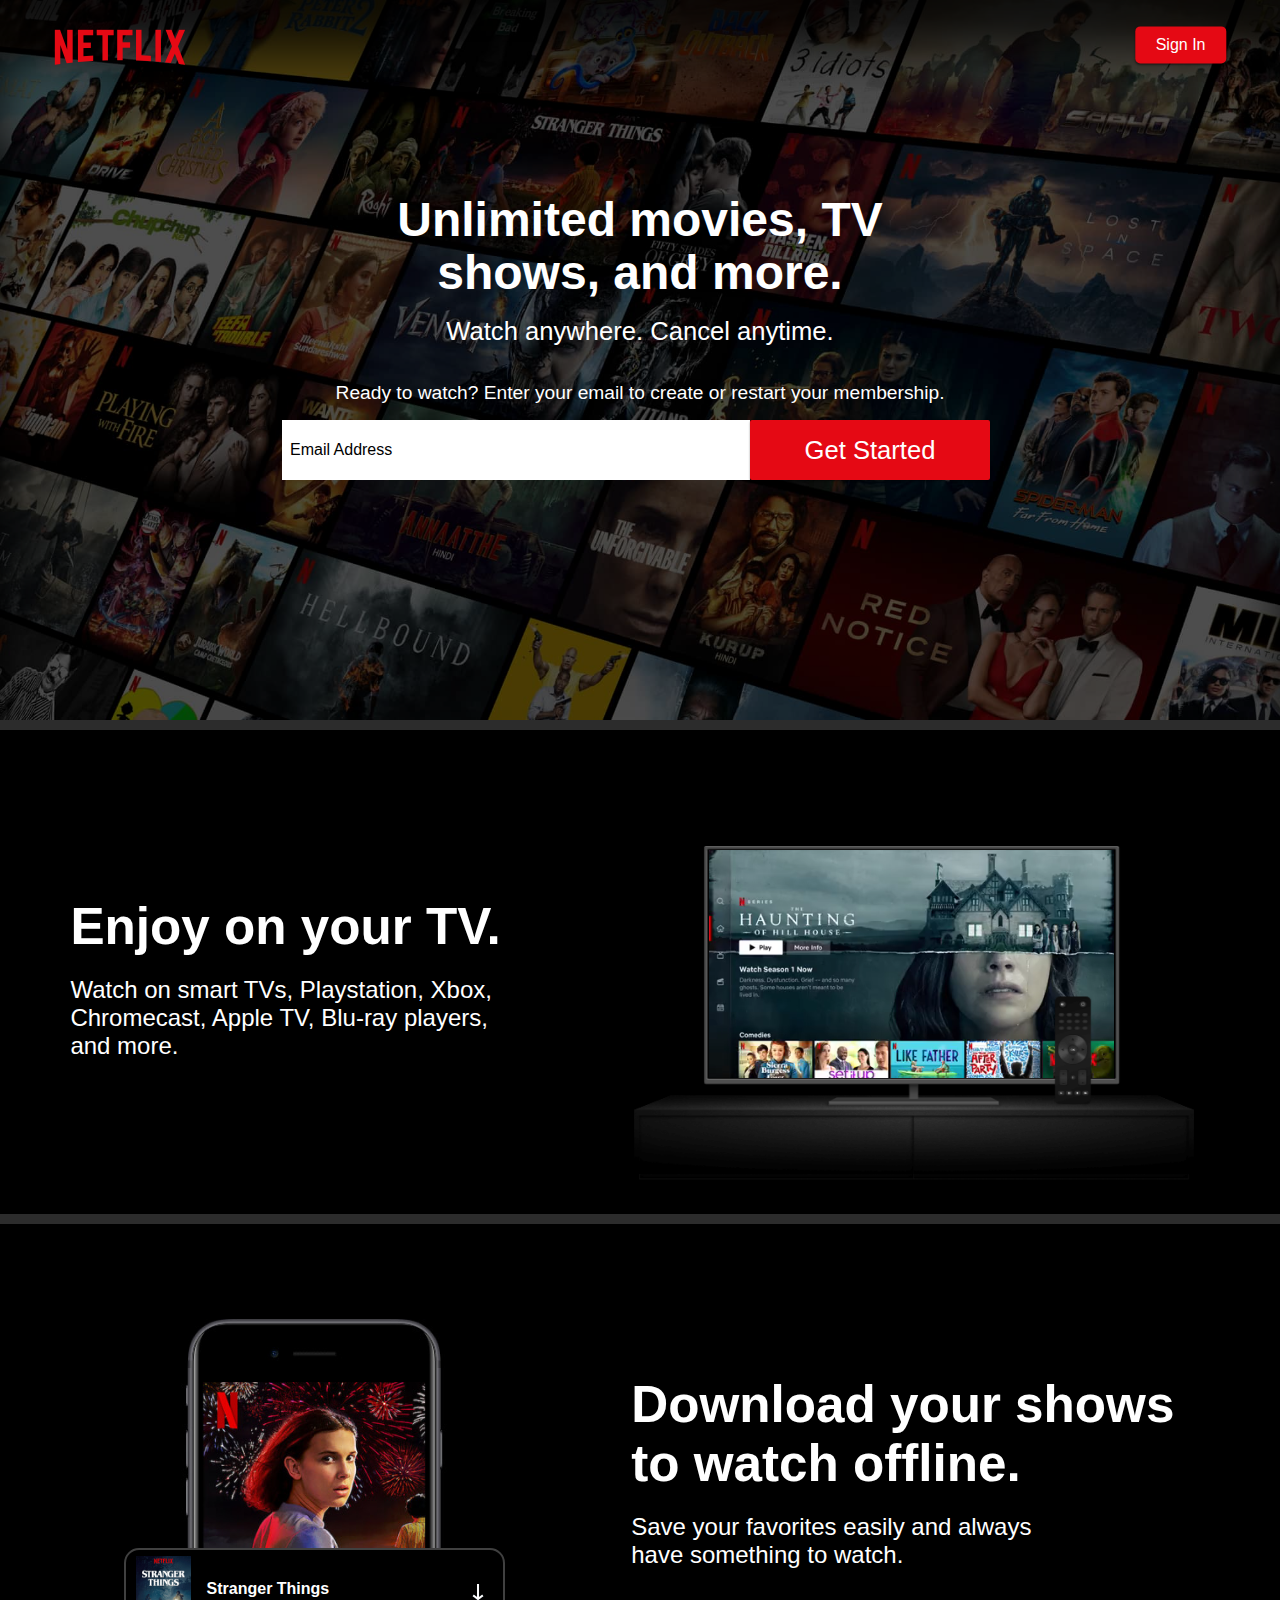
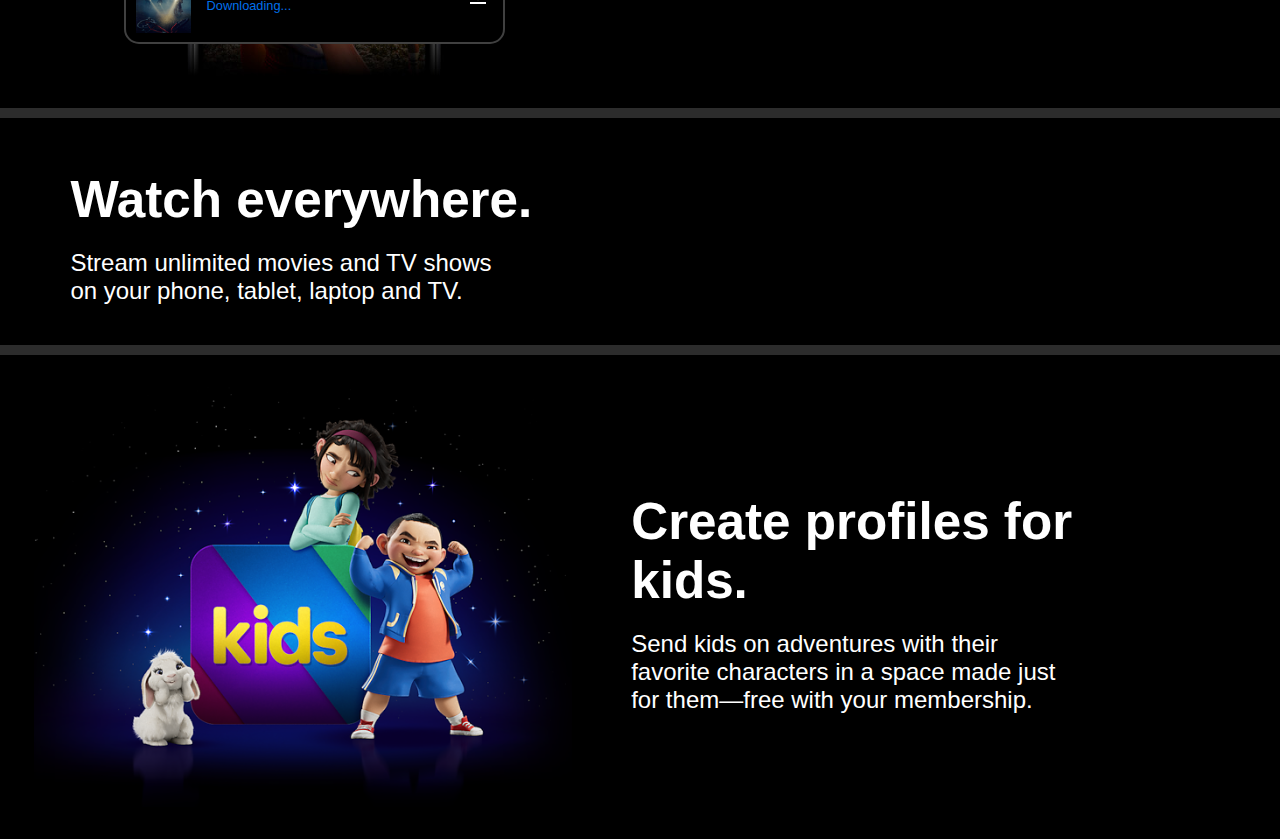
<file: index.html>
<!DOCTYPE html>
<html lang="en">

<head>
    <meta charset="UTF-8">
    <meta http-equiv="X-UA-Compatible" content="IE=edge">
    <meta name="viewport" content="width=device-width, initial-scale=1.0">
    <link rel="stylesheet" href="https://pro.fontawesome.com/releases/v5.10.0/css/all.css"
        integrity="sha384-AYmEC3Yw5cVb3ZcuHtOA93w35dYTsvhLPVnYs9eStHfGJvOvKxVfELGroGkvsg+p" crossorigin="anonymous" />
    <link rel="stylesheet" href="css/signin.css">
    <link rel="stylesheet" href="css/style.css">
    <link rel="icon" href="original-nfximgs/favicon.png">
    <title>Netflix - Watch TV Shows, Watch Online Movies</title>
</head>

<body>
    <header class="showcase">
        <div class="showcase-top">
            <img src="NetflixLogo.png" alt="Netflix">
            <a href="login.html" class="btn btn-rounded" id="signinbtn">Sign In</a>
        </div>
        <div class="showcase-content">
            <h1>Unlimited movies, TV shows, and more.</h1>
            <h2>Watch anywhere. Cancel anytime.</h2>
            <p>Ready to watch? Enter your email to create or restart your membership.</p>
            <div id="emailform">
                <input id="emailinput" type="email">
                <h3 id="placeholder" class="plchldsmall">Email Address</h3>

                <button class="btn btn-xl" id="getstdbtn">Get Started <i
                        class="fas fa-chevron-right bt-icon"></i></button>
            </div>
        </div>
    </header>

    <div class="featuresection">
        <div class="features tv">
            <div class="info">
                <h2>Enjoy on your TV.</h2>
                <p>Watch on smart TVs, Playstation, Xbox, Chromecast, Apple TV, Blu-ray players, and more.</p>
            </div>
            <div class="sidevideo">
                <video src="original-nfximgs/video-tv.m4v" autoplay muted loop></video>
                <img src="original-nfximgs/tv.png">
            </div>
        </div>
        <div class="features offline">
            <div class="sidevideo">
                <img src="original-nfximgs/mobile-0819.jpg">
                <div id="downloadanimation">
                    <div class="animationimage">
                        <img src="original-nfximgs/boxshot.png">
                    </div>
                    <div class="animationdata">
                        <h4>Stranger Things</h4>
                        <h5 style="font-weight: 100; font-size: 0.8rem; color:#0071eb">Downloading...</h5>
                    </div>
                    <div class="animation">
                        <img src="original-nfximgs/download-icon.gif">
                    </div>
                </div>
            </div>
            <div class="info">
                <h2>Download your shows to watch offline.</h2>
                <p>Save your favorites easily and always have something to watch.</p>
            </div>
        </div>
        <div class="features watcheverywhere">
            <div class="info">
                <h2>Watch everywhere.</h2>
                <p>Stream unlimited movies and TV shows on your phone, tablet, laptop and TV.</p>
            </div>
            <div class="sidevideo">
            </div>
        </div>
        <div class="features kids">
            <div class="sidevideo">
                <img src="original-nfximgs/kids-nfx.png" style="width: 30%px;">
            </div>
            <div class="info">
                <h2>Create profiles for kids.</h2>
                <p>Send kids on adventures with their favorite characters in a space made just for them—free with your
                    membership.</p>
            </div>
        </div>
    </div>
    <script src="script.js"></script>
</body>

</html>
</file>
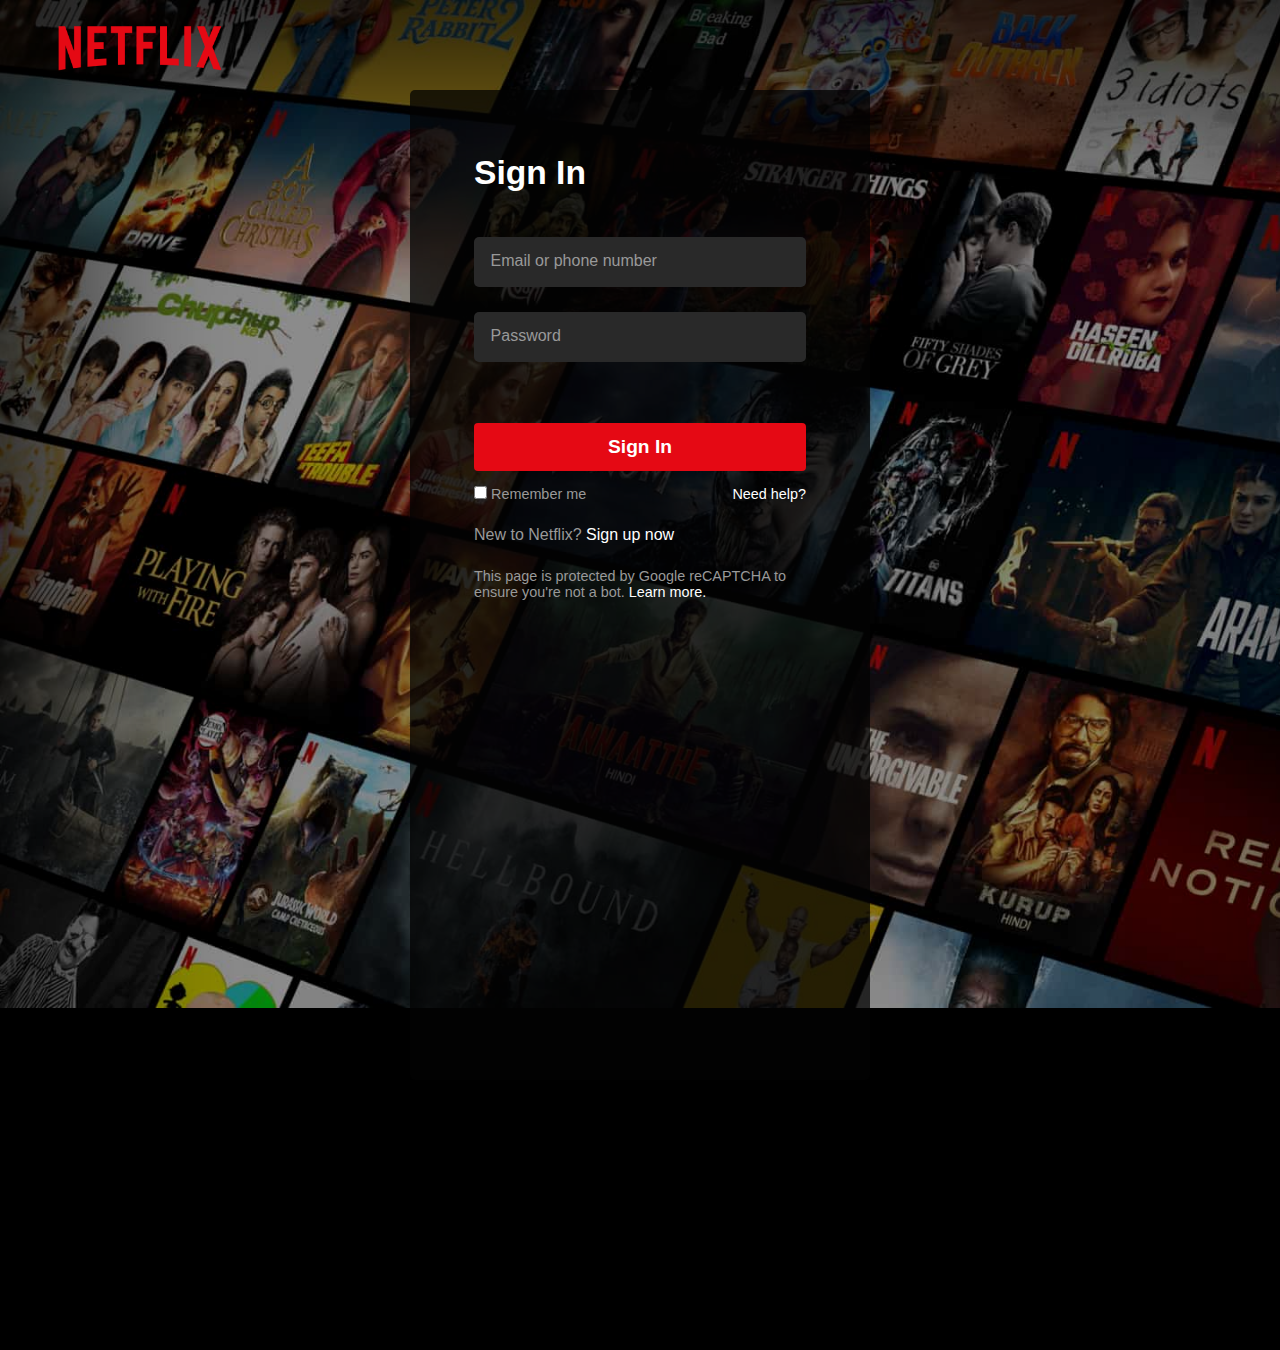
<file: login.html>
<!DOCTYPE html>
<html lang="en">
<head>
    <meta charset="UTF-8">
    <meta http-equiv="X-UA-Compatible" content="IE=edge">
    <meta name="viewport" content="width=device-width, initial-scale=1.0">
    <link rel="stylesheet" href="css/signin.css">
    <link rel="icon" href="original-nfximgs/favicon.png">
    <title>Sign In</title>
</head>
<body>
    <div class="showcase">
        <div class="showcase-top">
            <a href="index.html"><img src="NetflixLogo.png" alt="Netflix"></a>
        </div>
        <div class="signinform">
            <div class="heading">
                <h2>Sign In</h2>
            </div>
            <form method="post">
                <div class="txtfield">
                    <input type="text" required>
                    <label>Email or phone number</label>
                </div>
                <div class="txtfield">
                    <input type="password" required>
                    <label>Password</label>
                </div>
                <input type="submit" value="Sign In">
                <div class="rmbme">
                    <input type="checkbox">
                    <label>Remember me</label>
                    <a href="#">Need help?</a>
                </div>
                <div class="signupquest">
                    <p style="display: inline-block;">New to Netflix?</p><a href="index.html"> Sign up now</a>
                </div>
                <p style="font-size: 0.9rem;">This page is protected by Google reCAPTCHA to ensure you're not a bot. <a href="#">Learn more.</a></p>
            </form>
        </div>
    </div>    
</body>
</html>
</file>
<file: css/signin.css>
:root{
    --primary-color: #e50914;
}
*{
    box-sizing: border-box;
    margin: 0;
    padding: 0;
}
body{
    font-family: 'Arial', sans-serif;
    -webkit-font-smoothing: antialiased;
    background: #000;
    color: #999;
}
ul{
    list-style: none;
}
h1,h2,h3,h4{
    color: #fff;
}
a{
    color: #fff;
    text-decoration: none;
}
p{
    margin: 0.5rem 0;
    /*rem is the relative font size to the fontsize of the html document if it is 16px then 0.5rem is 8px*/
}
img{
    width: 100%;
}
.showcase{
    width: 100%;
    height: 150vh;
    position: relative;
    background: url(../NetflixBGImage.jpg) no-repeat center center/cover;
    background-size: 140%;
    background-position: 0 0 ;
}
.showcase::after{
    content: '';
    position: absolute;
    top: 0;
    left: 0;
    width: 100%;
    height: 100%;
    background:rgba(0, 0, 0, 0.274);
    z-index: 1;
    box-shadow: inset 60px 80px 180px rgba(0, 0, 0, 0.8);
}
/* navbar */
.showcase-top{
    position: relative;
    height: 90px;
    z-index: 2;
}
/* netflix logo */
.showcase-top img{
    width: 200px;
    position: absolute;
    top: 50%;
    left: 0%;
    margin-left:2.5rem;
    transform: translate(0%,-50%);
}

.signinform{
    background-color: rgba(3, 3, 3, 0.74);
    width: 460px;
    height: 110vh;
    position: absolute;
    left: 50%;
    transform: translate(-50%, 0);
    z-index: 2;
    padding: 4rem 4rem;
    border-radius: 5px;
}
.signinform h2{
    font-size: 2.1rem;
    margin-bottom: 2rem;
}
form .txtfield{
    position: relative;
}
.signinform .txtfield input{
    background-color: rgb(41, 41, 41);
    width: 100%;
    height: 50px;
    border: none;
    outline: none;
    border-radius: 5px;
    margin: 0.8rem 0rem;
    font-size: 16px;
    color: #fff;
    padding: 1rem 1rem 0.2rem 1rem;
}
.txtfield label{
    position: absolute;
    top: 42%;
    left: 5%;
    margin: 5px 0;
    transform: translateY(-50%);
    pointer-events: none;
    transition: 0.2s;
}
.txtfield input:focus ~ label,
.txtfield input:valid ~ label{
    top: 20%;
    font-size: 0.7rem;
    margin-top: 9px;
}
.signinform input[type="submit"]{
    width: 100%;
    background-color: var(--primary-color);
    margin-top: 3rem;
    padding: 0.8rem;
    border: none;
    outline: none;
    font-size: 1.2rem;
    border-radius: 4px;
    color: #fff;
    font-weight: 600;
    cursor: pointer;
}
.signinform input[type="submit"]:hover{
    background-color:#e50914c5;
}
.signinform .rmbme{
    position: relative;
    width: 100%;
    margin-top: 15px;
    font-size: 0.9rem;
}
.signinform .rmbme a{
    position: absolute;
    right: 0%;
}
.signupquest{
    margin: 1rem 0rem;
    font-size: 1rem;
}
@media(max-width: 768px){
    .showcase{
        height: 100%;
        background: none;
    }
    .signinform{
        background-color: #000;
        width: 100%;
        width: 100%;
        padding: 1.2rem;
    }
    .showcase-top{
        height: 50px;

    }
    /* netflix logo */
    .showcase-top img{
        width: 100px;
        top: 60%;
        left: 0%;
        margin-left:0.3rem;
    }
}
</file>
<file: css/style.css>
:root {
  --primary-color: #e50914;
}
* {
  box-sizing: border-box;
  margin: 0;
  padding: 0;
}
body {
  font-family: "Arial", sans-serif;
  -webkit-font-smoothing: antialiased;
  background: #000;
  color: #999;
  overflow-x: hidden;
}
ul {
  list-style: none;
}
h1,
h2,
h3,
h4 {
  color: #fff;
}
a {
  color: #fff;
  text-decoration: none;
}
p {
  margin: 0.5rem 0;
  /*rem is the relative font size to the fontsize of the html document if it is 16px then 0.5rem is 8px*/
}
img {
  width: 100%;
}
/* overall showcase */
.showcase {
  width: 100vw;
  height: 720px;
  position: relative;
  background: url(../NetflixBGImage.jpg) no-repeat center center/cover;
}
.showcase::after {
  content: "";
  position: absolute;
  top: 0;
  left: 0;
  width: 100%;
  height: 100%;
  background: rgba(0, 0, 0, 0.6);
  z-index: 1;
  box-shadow: inset 0px 50px 50px rgba(0, 0, 0, 0.8);
}
/* navbar */
.showcase-top {
  position: relative;
  height: 90px;
  z-index: 2;
}
/* netflix logo */
.showcase-top img {
  width: 160px;
  position: absolute;
  top: 50%;
  left: 0%;
  margin-left: 2.5rem;
  transform: translate(0%, -50%);
}
/* sign in button  */
.showcase-top a {
  position: absolute;
  top: 50%;
  right: 0;
  transform: translate(-50%, -50%);
}
/* central text  */
.showcase-content {
  position: relative;
  display: flex;
  flex-direction: column;
  justify-content: center;
  align-items: center;
  margin: 6.5rem auto 0 auto;
  z-index: 2;
}

.showcase-content h1 {
  font-weight: 700;
  font-size: 3rem;
  line-height: 1.1;
  width: 35rem;
  margin-bottom: 0.4rem;
  text-align: center;
}
.showcase-content h2 {
  font-weight: 450;
  font-size: 1.6rem;
  line-height: 1.1;
  margin: 0.7rem 0 1.8rem 0;
  text-align: center;
}

.showcase-content p {
  color: #fff;
  font-weight: 450;
  font-size: 1.2rem;
  margin-bottom: 1rem;
  text-align: center;
}

/*Email Form*/
.showcase-content #emailform {
  box-sizing: border-box;
  position: relative;
  width: 50%;
  display: flex;
  justify-content: center;
  height: 60px;
  box-sizing: border-box;
}
.showcase-content input {
  outline: none;
  border: none;
  width: 65%;
  padding: 0 0.4rem;
  padding-top: 0.7rem;
  font-size: 1.4rem;
}

#plchldsmall {
  font-size: 10px;
  position: absolute;
  color: #000;
  top: 20%;
  left: 0;
  padding: 0 10px 0 10px;
  transform: translate(0, -50%);
  transition: font-size 0.1s ease-out, top 0.1s ease-out;
}
#placeholder {
  display: inline-block;
  color: #000;
  position: absolute;
  top: 50%;
  left: 0;
  transform: translate(0, -50%);
  font-weight: 100;
  font-size: 1rem;
  padding: 0 10px 0 10px;
  transition: font-size 0.3s ease-out, top 0.3s ease-out;
}
/* features */
.featuresection {
  background-color: rgb(44, 44, 44);
  position: absolute;
  display: flex;
  flex-direction: column;
  justify-content: center;
}
.features {
  background-color: rgb(0, 0, 0);
  position: relative;
  box-sizing: border-box;
  height: 80%;
  width: 100vw;
  margin-top: 10px;
  padding: 2rem 0;
  display: flex;
  flex-direction: row;
  /* justify-content: center; */
  align-items: center;
  justify-content: space-around;
}
.features .info {
  width: 43%;
}

.features .sidevideo {
  position: relative;
  display: flex;
  align-items: center;
  justify-content: center;
  /* height: 100%; */
  width: 35rem;
}
.sidevideo video {
  box-sizing: border-box;
  position: absolute;
  top: 48.2%;
  left: 49.6%;
  width: 72.3%;
  transform: translate(-50%, -50%);
  z-index: 0;
}
.tv .sidevideo img {
  z-index: 1;
}
.features h2 {
  font-size: 3.2rem;
  margin: 20px 0px;
}
.features p {
  width: 80%;
  font-size: 1.5rem;
  color: #fff;
}
.featuresection .features:nth-child(even) .sidevideo {
  margin-left: 1rem;
}
.featuresection .features:nth-child(even) .info {
  margin-right: 5rem;
}
.featuresection .features:nth-child(odd) .info {
  margin-left: 5%;
}
.featuresection .features:nth-child(odd) .sidevideo {
  margin-right: 5rem;
}

/* offline animation */
.offline .sidevideo {
  position: relative;
}
#downloadanimation {
  position: absolute;
  background-color: #000;
  border: 2px solid #404040;
  display: flex;
  align-items: center;
  width: 68%;
  bottom: 2rem;
  height: 6rem;
  border-radius: 15px;
}
#downloadanimation .animationimage {
  display: inline-block;
  width: 55px;
  margin: 0.6rem;
  margin-right: 1rem;
}
#downloadanimation .animationdata {
  display: inline-block;
}
#downloadanimation .animation {
  position: absolute;
  display: inline-block;
  width: 50px;
  right: 0px;
}
/* offline animation */
/* offlineanimation responsive */
@media (max-width: 950px) {
  .featuresection {
    width: 100vw;
  }
  .features {
    flex-direction: column;
  }
  .features .info {
    justify-content: center;
    text-align: center;
    width: 90%;
  }
  .features .info h2 {
    font-size: 2.4rem;
  }
  .features .info p {
    font-size: 1.2rem;
    width: 100%;
  }
  .featuresection .features:nth-child(even) .info {
    order: 1;
  }
  .featuresection .features:nth-child(even) .sidevideo {
    order: 2;
  }
  .featuresection .features:nth-child(even) .sidevideo {
    margin: 0;
  }
  .featuresection .features:nth-child(even) .info {
    margin: 0;
  }
  .featuresection .features:nth-child(odd) .info {
    margin: 0;
  }
  .featuresection .features:nth-child(odd) .sidevideo {
    margin: 0;
  }
  .features .sidevideo {
    width: 40rem;
  }
}
@media (max-width: 768px) {
  .features .sidevideo {
    width: 90%;
  }
  #downloadanimation {
    height: 20%;
  }
  #downloadanimation .animationimage {
    width: 13%;
  }
  #downloadanimation .animation {
    width: 50px;
  }
}
@media (max-width: 480px) {
  #downloadanimation {
    margin: 0 10px;
    height: 70px;
    width: 310px;
    bottom: 8%;
  }
  #downloadanimation .animationimage {
    width: 12%;
  }
  #downloadanimation .animation {
    width: 12%;
    right: 10px;
  }
}
@media (max-width: 280px) {
  #downloadanimation {
    width: 260px;
    bottom: 0%;
  }
}
/* features */
/*utility classes*/
.btn {
  display: inline-block;
  background-color: var(--primary-color);
  color: #fff;
  padding: 0.6rem 1.3rem;
  font-size: 1rem;
  text-align: center;
  border: none;
  cursor: pointer;
  margin-right: 0.5rem;
  outline: none;
  box-shadow: 0 1px 2px rgba(0, 0, 0, 0.45);
  border-radius: 2px;
}

.btn:hover {
  opacity: 0.9;
}
.btn-rounded {
  border-radius: 5px;
}
.btn-xl {
  font-size: 1.6rem;
  font-weight: 400;
  padding: 1rem 1.5rem;
}
@media (min-width: 768px) {
  .showcase-content #emailform {
    width: 720px;
  }
  .showcase-content #emailform button {
    width: 15rem;
  }
  .showcase-content #emailform input {
    width: 65%;
  }
}

@media (max-width: 768px) {
  .showcase {
    position: relative;
    height: 650px;
  }
  .showcase-content {
    position: absolute;
    top: 3%;
    left: 5%;
    right: 5%;
  }
  .showcase-top img {
    width: 110px;
    margin-left: 0.5rem;
  }
  .showcase-top a {
    font-size: 1rem;
    padding: 5px;
    width: 70px;
    right: -30px;
  }
  .showcase-content h1 {
    font-size: 2.4rem;
  }
  .showcase-content h2 {
    font-size: 1.4rem;
  }
  .showcase-content p {
    font-size: 1.2rem;
    margin: 0 2rem 2rem 2rem;
  }
  .showcase-content #emailform {
    width: 80%;
    display: flex;
    flex-direction: column;
    justify-content: flex-start;
    align-items: center;
    height: 10rem;
  }
  .showcase-content #emailform input {
    width: 100%;
    height: 20%;
    margin: 0;
    font-size: 0.7rem;
    padding: 0 0.4rem;
    padding-top: 0.4rem;
  }
  .showcase #emailform .btn {
    display: block;
    margin: 1.2rem 0 1.2rem 0;
    padding: 0.8rem;
    font-size: 1.3rem;
  }
  #placeholder {
    font-size: 0.7rem;
    padding: 0 6px 0 6px;
    position: absolute;
    top: 10%;
  }
  #plchldsmall {
    font-size: 0.4rem;
    position: absolute;
    padding-top: 1px;
    top: 3%;
  }
  @media (max-width: 560px) {
    .showcase-content {
      position: absolute;
      top: 0%;
      margin-top: 10rem;
    }
    .showcase-content h1 {
      font-size: 1.9rem;
      width: 20rem;
    }
    .showcase-content h2 {
      font-size: 1.2rem;
    }
    .showcase-content p {
      font-size: 1rem;
    }
  }
  @media (max-width: 280px) {
    .showcase-content {
      position: absolute;
      top: 2%;
    }
    .showcase-content h1 {
      font-size: 1.5rem;
      width: 14rem;
    }
    .showcase-content h2 {
      padding: 0 2rem 0 2rem;
    }
    .showcase-content p {
      font-size: 0.9rem;
    }
    .showcase-content #emailform input {
      width: 100%;
    }
    .showcase-content #emailform .btn-xl {
      margin: 4px;
    }
    .showcase-content #emailform button {
      width: 100%;
    }
  }
}
</file>
